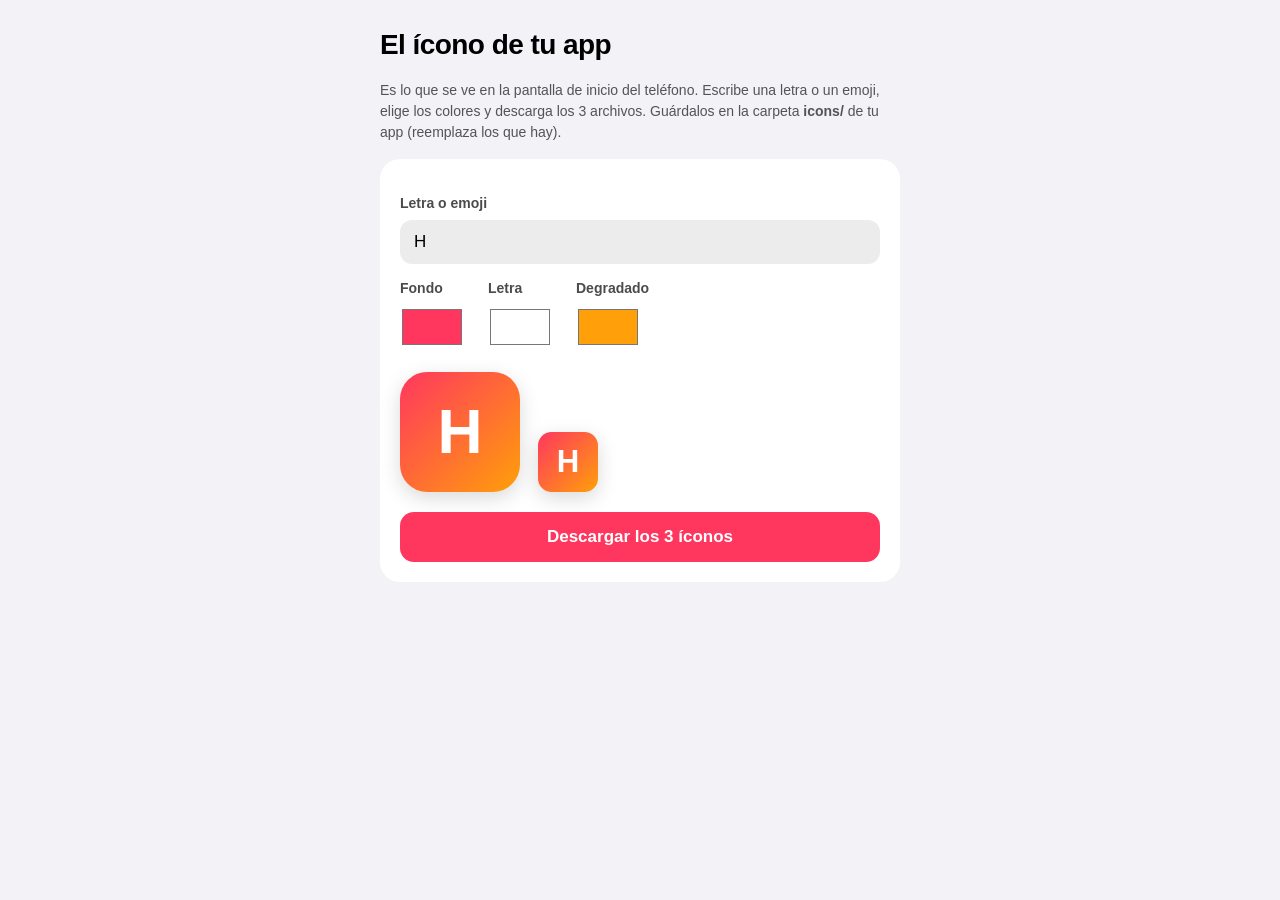
<file: crear-icono.html>
<!doctype html>
<html lang="es">
<head>
<meta charset="utf-8">
<meta name="viewport" content="width=device-width, initial-scale=1">
<title>Crear el ícono de tu app</title>
<style>
  :root { color-scheme: light dark; }
  body { margin: 0; font: 16px/1.5 -apple-system, BlinkMacSystemFont, 'Segoe UI', Roboto, sans-serif; background: #f2f2f7; color: #000; padding: 24px 16px 48px; }
  @media (prefers-color-scheme: dark) { body { background: #000; color: #fff; } .caja { background: #1c1c1e !important; } }
  main { max-width: 520px; margin: 0 auto; }
  h1 { font-size: 28px; letter-spacing: -0.02em; margin: 0 0 6px; }
  .caja { background: #fff; border-radius: 20px; padding: 20px; margin-top: 16px; }
  label { display: block; font-weight: 600; font-size: 14px; margin: 14px 0 6px; opacity: .7; }
  input[type=text] { width: 100%; font-size: 17px; padding: 12px 14px; border-radius: 12px; border: 0; background: rgba(120,120,128,.14); color: inherit; box-sizing: border-box; }
  input[type=color] { width: 64px; height: 44px; border: 0; background: none; padding: 0; }
  .vista { display: flex; gap: 18px; align-items: flex-end; margin-top: 20px; }
  .vista canvas { border-radius: 22.5%; box-shadow: 0 6px 20px rgba(0,0,0,.15); }
  button { margin-top: 20px; width: 100%; min-height: 50px; border: 0; border-radius: 14px; background: #ff375f; color: #fff; font: 600 17px -apple-system, sans-serif; cursor: pointer; }
  p.nota { font-size: 14px; opacity: .65; }
</style>
</head>
<body>
<main>
  <h1>El ícono de tu app</h1>
  <p class="nota">Es lo que se ve en la pantalla de inicio del teléfono. Escribe una letra o un emoji, elige los colores y descarga los 3 archivos. Guárdalos en la carpeta <strong>icons/</strong> de tu app (reemplaza los que hay).</p>
  <div class="caja">
    <label for="t">Letra o emoji</label>
    <input id="t" type="text" value="H" maxlength="3">
    <div style="display:flex;gap:24px">
      <div><label for="f">Fondo</label><input id="f" type="color" value="#ff375f"></div>
      <div><label for="c">Letra</label><input id="c" type="color" value="#ffffff"></div>
      <div><label for="f2">Degradado</label><input id="f2" type="color" value="#ff9f0a"></div>
    </div>
    <div class="vista"><canvas id="v" width="120" height="120"></canvas><canvas id="v2" width="60" height="60"></canvas></div>
    <button id="d">Descargar los 3 íconos</button>
  </div>
</main>
<script>
  const $ = (id) => document.getElementById(id);
  function dibujar(canvas, size) {
    const g = canvas.getContext('2d'); canvas.width = size; canvas.height = size;
    const grad = g.createLinearGradient(0, 0, size, size);
    grad.addColorStop(0, $('f').value); grad.addColorStop(1, $('f2').value);
    g.fillStyle = grad; g.fillRect(0, 0, size, size);
    g.fillStyle = $('c').value; g.textAlign = 'center'; g.textBaseline = 'middle';
    g.font = `800 ${size * 0.52}px -apple-system, BlinkMacSystemFont, 'Segoe UI', Roboto, sans-serif`;
    g.fillText($('t').value || ' ', size / 2, size * 0.53);
  }
  function vista() { dibujar($('v'), 120); dibujar($('v2'), 60); $('v').style.width = '120px'; $('v2').style.width = '60px'; }
  ['t', 'f', 'c', 'f2'].forEach((id) => $(id).addEventListener('input', vista)); vista();
  $('d').onclick = () => {
    [['icon-512.png', 512], ['icon-192.png', 192], ['apple-touch-icon.png', 180]].forEach(([nombre, size], i) => {
      const c = document.createElement('canvas'); dibujar(c, size);
      setTimeout(() => { const a = document.createElement('a'); a.download = nombre; a.href = c.toDataURL('image/png'); a.click(); }, i * 300);
    });
  };
</script>
</body>
</html>
</file>
